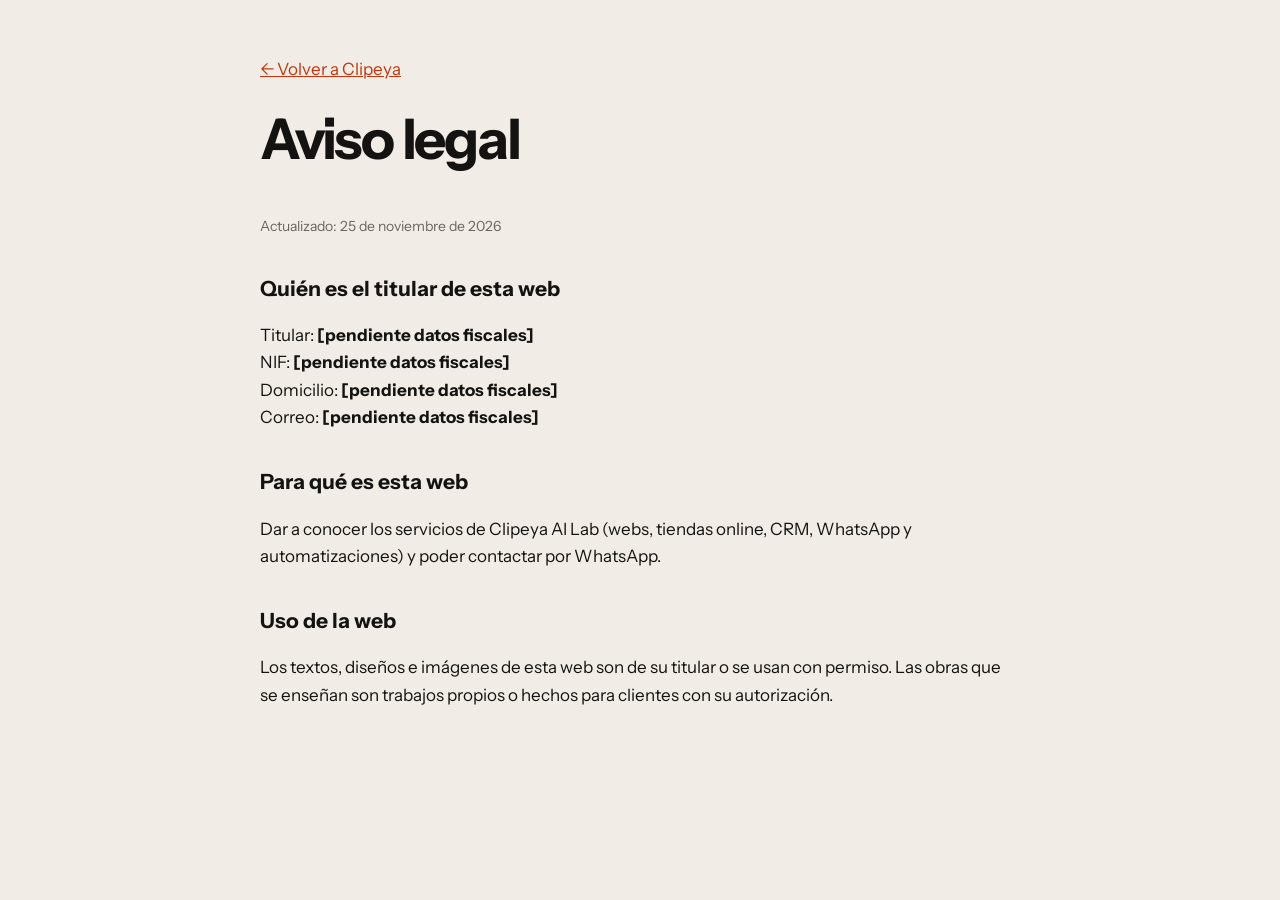
<file: aviso-legal.html>
<!doctype html>
<html lang="es"><head><meta charset="utf-8"><meta name="viewport" content="width=device-width,initial-scale=1">
<title>Aviso legal · Clipeya AI Lab</title><link rel="icon" href="img/clipeya_spark_favicon.svg" type="image/svg+xml">
<style>
@font-face{font-family:"Instrument Sans";src:url(fonts/instrumentsans-regular.woff2) format("woff2");font-weight:400;font-display:swap}
@font-face{font-family:"Instrument Sans";src:url(fonts/instrumentsans-bold.woff2) format("woff2");font-weight:700;font-display:swap}
body{margin:0;background:#f1ede6;color:#141312;font:400 17px/1.6 "Instrument Sans",system-ui,sans-serif}
main{max-width:760px;margin:0 auto;padding:56px 20px 80px} a{color:#c2360f} h1{font-size:clamp(34px,6vw,56px);line-height:1;letter-spacing:-.04em;margin:28px 0 8px}
h2{font-size:21px;margin:34px 0 6px} .dato{font-weight:700} .pie{margin-top:48px;font-size:14px;color:#6b665e}
</style><script src="config.js"></script></head>
<body><main><a href="index.html">← Volver a Clipeya</a><h1>Aviso legal</h1><p class="pie">Actualizado: <span data-legal="actualizado"></span></p>
<h2>Quién es el titular de esta web</h2>
<p>Titular: <span class="dato" data-legal="titular"></span><br>NIF: <span class="dato" data-legal="nif"></span><br>Domicilio: <span class="dato" data-legal="domicilio"></span><br>Correo: <span class="dato" data-legal="email"></span></p>
<h2>Para qué es esta web</h2><p>Dar a conocer los servicios de Clipeya AI Lab (webs, tiendas online, CRM, WhatsApp y automatizaciones) y poder contactar por WhatsApp.</p>
<h2>Uso de la web</h2><p>Los textos, diseños e imágenes de esta web son de su titular o se usan con permiso. Las obras que se enseñan son trabajos propios o hechos para clientes con su autorización.</p>
</main>
<script>document.querySelectorAll('[data-legal]').forEach(e => { e.textContent = (window.CONFIG && CONFIG.LEGAL[e.dataset.legal]) || ''; });</script>
</body></html>
</file>
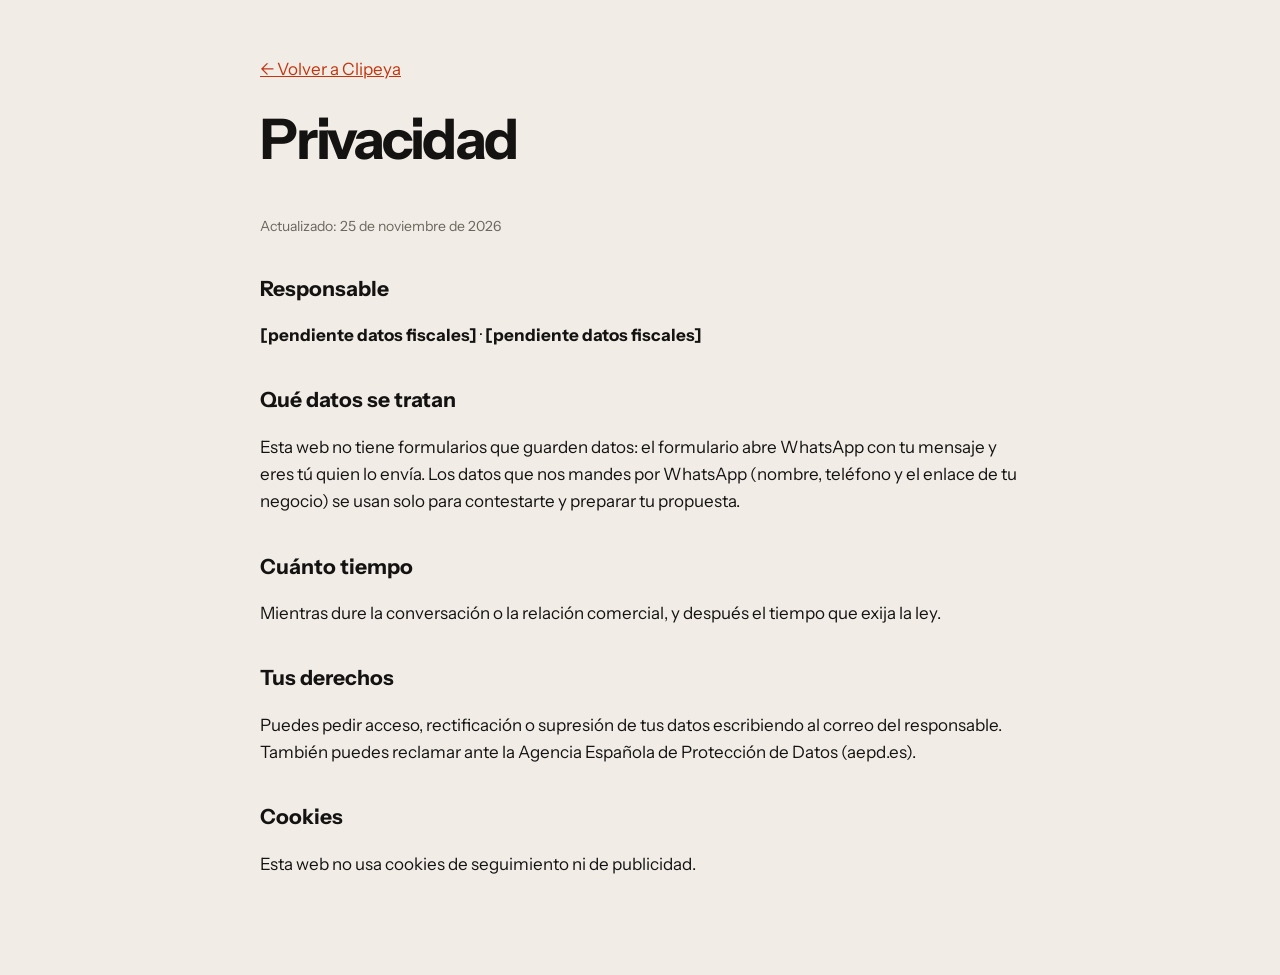
<file: privacidad.html>
<!doctype html>
<html lang="es"><head><meta charset="utf-8"><meta name="viewport" content="width=device-width,initial-scale=1">
<title>Privacidad · Clipeya AI Lab</title><link rel="icon" href="img/clipeya_spark_favicon.svg" type="image/svg+xml">
<style>
@font-face{font-family:"Instrument Sans";src:url(fonts/instrumentsans-regular.woff2) format("woff2");font-weight:400;font-display:swap}
@font-face{font-family:"Instrument Sans";src:url(fonts/instrumentsans-bold.woff2) format("woff2");font-weight:700;font-display:swap}
body{margin:0;background:#f1ede6;color:#141312;font:400 17px/1.6 "Instrument Sans",system-ui,sans-serif}
main{max-width:760px;margin:0 auto;padding:56px 20px 80px} a{color:#c2360f} h1{font-size:clamp(34px,6vw,56px);line-height:1;letter-spacing:-.04em;margin:28px 0 8px}
h2{font-size:21px;margin:34px 0 6px} .dato{font-weight:700} .pie{margin-top:48px;font-size:14px;color:#6b665e}
</style><script src="config.js"></script></head>
<body><main><a href="index.html">← Volver a Clipeya</a><h1>Privacidad</h1><p class="pie">Actualizado: <span data-legal="actualizado"></span></p>
<h2>Responsable</h2><p><span class="dato" data-legal="titular"></span> · <span class="dato" data-legal="email"></span></p>
<h2>Qué datos se tratan</h2><p>Esta web no tiene formularios que guarden datos: el formulario abre WhatsApp con tu mensaje y eres tú quien lo envía. Los datos que nos mandes por WhatsApp (nombre, teléfono y el enlace de tu negocio) se usan solo para contestarte y preparar tu propuesta.</p>
<h2>Cuánto tiempo</h2><p>Mientras dure la conversación o la relación comercial, y después el tiempo que exija la ley.</p>
<h2>Tus derechos</h2><p>Puedes pedir acceso, rectificación o supresión de tus datos escribiendo al correo del responsable. También puedes reclamar ante la Agencia Española de Protección de Datos (aepd.es).</p>
<h2>Cookies</h2><p>Esta web no usa cookies de seguimiento ni de publicidad.</p>
</main>
<script>document.querySelectorAll('[data-legal]').forEach(e => { e.textContent = (window.CONFIG && CONFIG.LEGAL[e.dataset.legal]) || ''; });</script>
</body></html>
</file>
